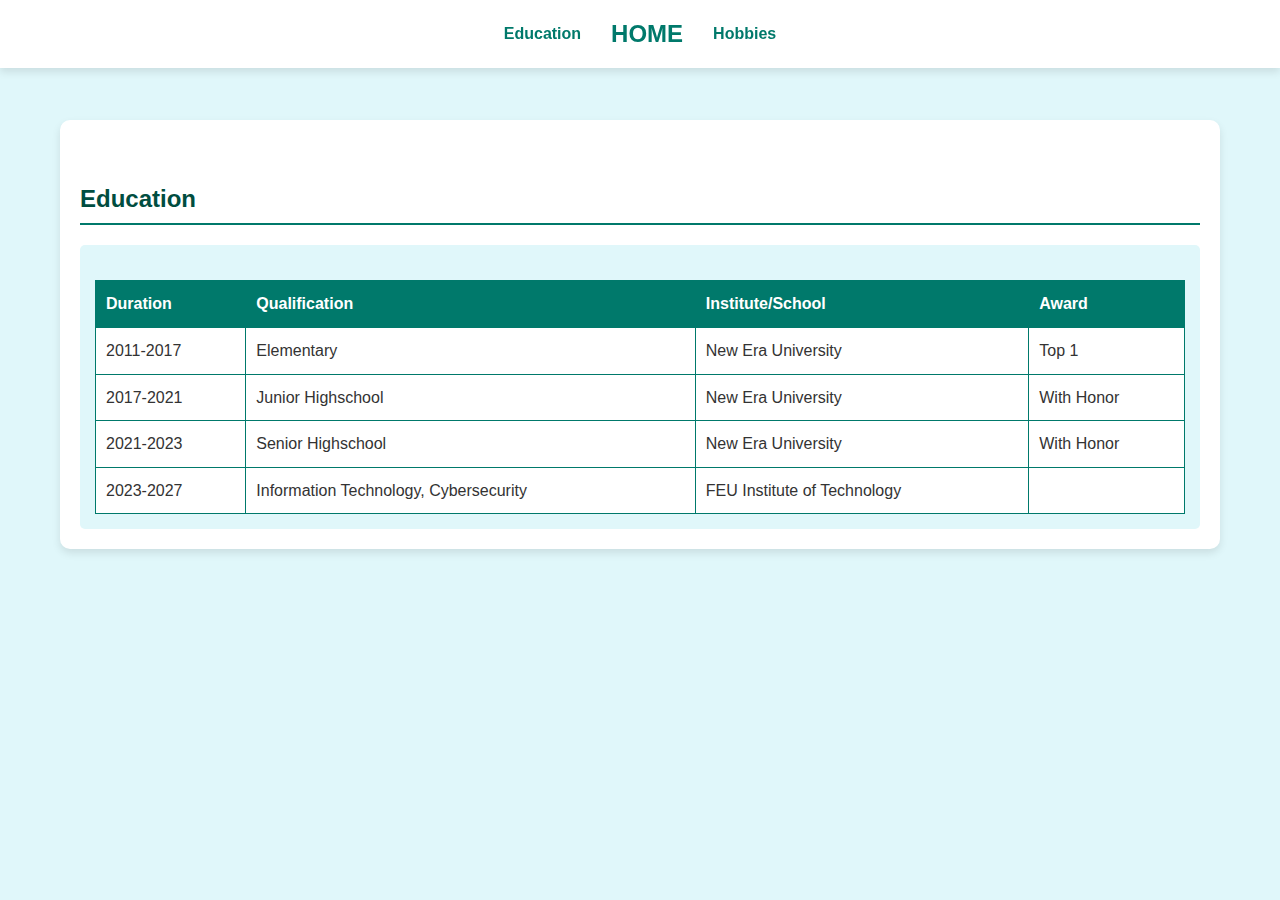
<file: pages/Education/index.html>
<!DOCTYPE html>
<html lang="en">
<head>
    <meta charset="UTF-8">
    <meta name="viewport" content="width=device-width, initial-scale=1.0">
    <title>Seatwork 2</title>
    <link rel="stylesheet" href="./assets/css/style.css">
</head>
<body>
    <header>
        <nav>
            <button onclick="window.location.href='/pages/Education/index.html'">
                <peduc>Education</peduc>
            </button>
            <button onclick="window.location.href='/index.html'"><h1>HOME</h1></button>
            <button onclick="window.location.href='/pages/Hobbies'">
                <phobbies>Hobbies</phobbies>
            </button>
        </nav>
    </header>
    <div class="container">

        
        <div class="content" role="main">
        
            
            <section id="Education">
                <h2 class="title">Education</h2>
                <div class="description">
                    <table>
                        <thead>
                            <tr>
                                <th>Duration</th>
                                <th>Qualification</th>
                                <th>Institute/School</th>
                                <th>Award</th>
                            </tr>
                        </thead>
                        <tbody>
                            <tr>
                                <td>2011-2017</td>
                                <td>Elementary</td>
                                <td>New Era University</td>
                                <td>Top 1</td>
                            </tr>
                            <tr>
                                <td>2017-2021</td>
                                <td>Junior Highschool</td>
                                <td>New Era University</td>
                                <td>With Honor</td>
                            <tr>
                                <td>2021-2023</td>
                                <td>Senior Highschool</td>
                                <td>New Era University</td>
                                <td>With Honor</td>
                            </tr>
                            <tr>
                                <td>2023-2027</td>
                                <td>Information Technology, Cybersecurity</td>
                                <td>FEU Institute of Technology</td>
                                <td></td>
                            </tr>
                        </tbody>
                    </table>
                </div>
            </section>


                </div>
            </section>

        </div>
    </div>
</body>
</html>
</file>
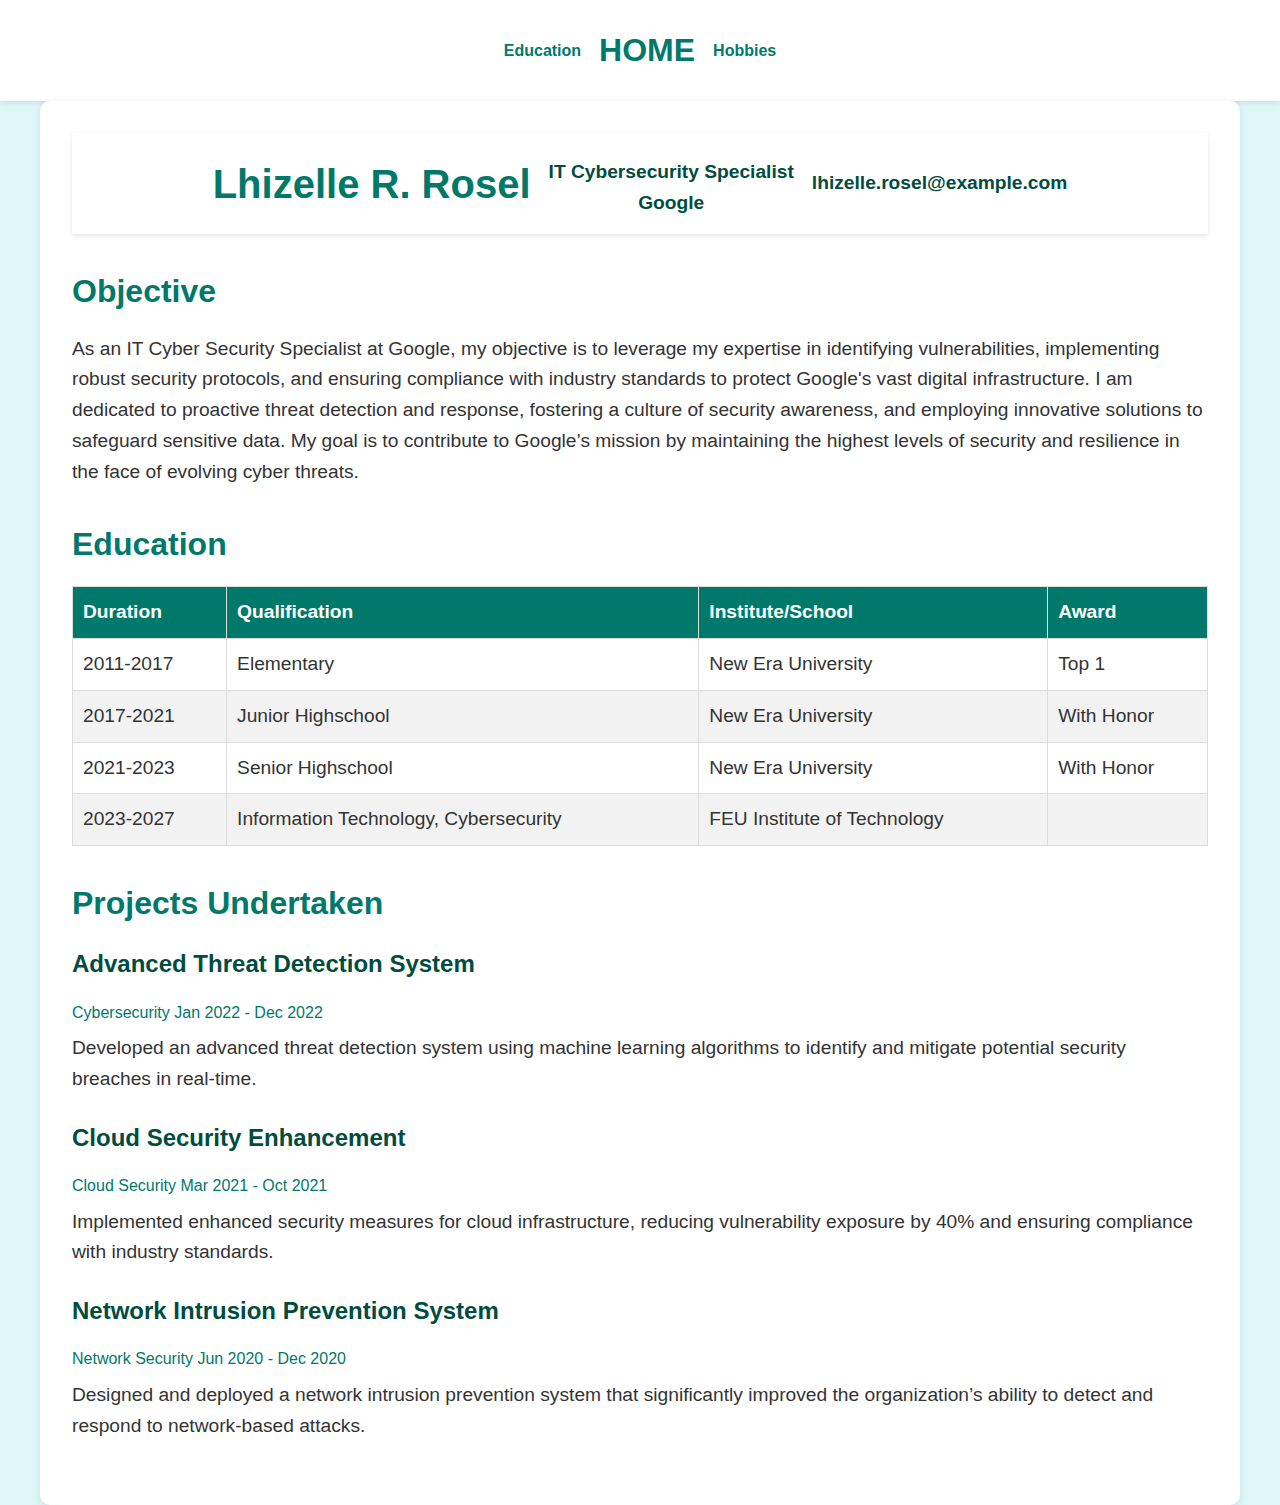
<file: pages/Résumé/index.html>
<!DOCTYPE html>
<html lang="en">
<head>
    <meta charset="UTF-8">
    <meta name="viewport" content="width=device-width, initial-scale=1.0">
    <title>Seatwork 2</title>
    <link rel="stylesheet" href="./assets/css/style.css">
</head>
<body>
    <header>
        <nav>
            <button onclick="window.location.href='/pages/Education/index.html'">
                <peduc>Education</peduc>
            </button>
            <button onclick="window.location.href='/index.html'"><h1>HOME</h1></button>
            <button onclick="window.location.href='/pages/Hobbies/index.html'">
                <phobbies>Hobbies</phobbies>
            </button>
        </nav>
    </header>
    <div class="container">
        <header>
            <h1 id="name">Lhizelle R. Rosel</h1>
            
            <div id="designation">
                <span class="title">IT Cybersecurity Specialist</span>
                <span class="organization">Google</span>
            </div>
            
            <div class="contact">
                <div class="email">lhizelle.rosel@example.com</div>
            </div>
            
        </header>
        
        <div class="content" role="main">
        
            <section id="objective">
                <h2 class="title">Objective</h2>
                <div class="description">
                    <p>
                        As an IT Cyber Security Specialist at Google, my objective is to leverage my expertise in identifying vulnerabilities, implementing robust security protocols, and ensuring compliance with industry standards to protect Google's vast digital infrastructure. I am dedicated to proactive threat detection and response, fostering a culture of security awareness, and employing innovative solutions to safeguard sensitive data. My goal is to contribute to Google’s mission by maintaining the highest levels of security and resilience in the face of evolving cyber threats.
                    </p>            
                </div>
            </section>
            
            <section id="Education">
                <h2 class="title">Education</h2>
                <div class="description">
                    <table>
                        <thead>
                            <tr>
                                <th>Duration</th>
                                <th>Qualification</th>
                                <th>Institute/School</th>
                                <th>Award</th>
                            </tr>
                        </thead>
                        <tbody>
                            <tr>
                                <td>2011-2017</td>
                                <td>Elementary</td>
                                <td>New Era University</td>
                                <td>Top 1</td>
                            </tr>
                            <tr>
                                <td>2017-2021</td>
                                <td>Junior Highschool</td>
                                <td>New Era University</td>
                                <td>With Honor</td>
                            <tr>
                                <td>2021-2023</td>
                                <td>Senior Highschool</td>
                                <td>New Era University</td>
                                <td>With Honor</td>
                            </tr>
                            <tr>
                                <td>2023-2027</td>
                                <td>Information Technology, Cybersecurity</td>
                                <td>FEU Institute of Technology</td>
                                <td></td>
                            </tr>
                        </tbody>
                    </table>
                </div>
            </section>
            <section id="projects">
                <h2 class="title">Projects Undertaken</h2>
                <div class="description">
                    
                    <!-- Project 1 -->
                    <section class="project">
                        <h3 class="title">Advanced Threat Detection System</h3>
                        <div class="meta">
                            <span class="field">Cybersecurity</span> <span class="date">Jan 2022 - Dec 2022</span>
                        </div>
                        <p class="description">Developed an advanced threat detection system using machine learning algorithms to identify and mitigate potential security breaches in real-time.</p>
                    </section>
                    
                    <!-- Project 2 -->
                    <section class="project">
                        <h3 class="title">Cloud Security Enhancement</h3>
                        <div class="meta">
                            <span class="field">Cloud Security</span> <span class="date">Mar 2021 - Oct 2021</span>
                        </div>
                        <p class="description">Implemented enhanced security measures for cloud infrastructure, reducing vulnerability exposure by 40% and ensuring compliance with industry standards.</p>
                    </section>
    
                    <!-- Project 3 -->
                    <section class="project">
                        <h3 class="title">Network Intrusion Prevention System</h3>
                        <div class="meta">
                            <span class="field">Network Security</span> <span class="date">Jun 2020 - Dec 2020</span>
                        </div>
                        <p class="description">Designed and deployed a network intrusion prevention system that significantly improved the organization’s ability to detect and respond to network-based attacks.</p>
                    </section>
                    
                </div>
            </section>  
    
            <!-- Additional sections such as Training, Skills, Achievements, etc. can be added here -->
            
        </div>
    </div>
</body>
</html>
</file>
<file: pages/Education/assets/css/style.css>
* {
    margin: 0;
    padding: 0;
    box-sizing: border-box;
    font-family: Arial, sans-serif;
}


body {
    background-color: #e0f7fa;
    color: #333;
    line-height: 1.6;
}

.container {
    max-width: 1200px;
    margin: 0 auto;
    padding: 20px;
}

header {
    background-color: #ffffff;
    box-shadow: 0 4px 8px rgba(0, 0, 0, 0.1);
    position: fixed;
    width: 100%;
    top: 0;
    z-index: 1000;
}

header nav {
    display: flex;
    justify-content: center;
    align-items: center;
    padding: 20px;
}

header nav button {
    background: none;
    border: none;
    font-size: 1rem;
    font-weight: bold;
    margin: 0 15px;
    color: #00796b;
    cursor: pointer;
    transition: color 0.3s ease;
}

header nav button:hover {
    color: #004d40;
}

header nav h1 {
    font-size: 1.5rem;
    color: #00796b;
}

.content {
    margin-top: 100px;
    padding: 20px;
    background-color: #ffffff;
    border-radius: 10px;
    box-shadow: 0 4px 8px rgba(0, 0, 0, 0.1);
}

#name {
    font-size: 2rem;
    color: #004d40;
}

#designation .title {
    font-size: 1.2rem;
    color: #00796b;
}

#designation .organization {
    font-size: 1rem;
    color: #004d40;
}

.contact .email {
    font-size: 1rem;
    color: #004d40;
    margin-top: 10px;
}

section {
    margin-top: 40px;
}

section .title {
    font-size: 1.5rem;
    color: #004d40;
    border-bottom: 2px solid #00796b;
    padding-bottom: 5px;
    margin-bottom: 20px;
}

section .description {
    font-size: 1rem;
    color: #333;
    background-color: #e0f7fa;
    padding: 15px;
    border-radius: 5px;
}

table {
    width: 100%;
    border-collapse: collapse;
    margin-top: 20px;
}

table th,
table td {
    border: 1px solid #00796b;
    padding: 10px;
    text-align: left;
}

table th {
    background-color: #00796b;
    color: #ffffff;
}

table td {
    background-color: #ffffff;
    color: #333;
}
</file>
<file: pages/Résumé/assets/css/style.css>
* {
    margin: 0;
    padding: 0;
    box-sizing: border-box;
}

body {
    font-family: Arial, sans-serif;
    line-height: 1.6;
    color: #333;
    background-color: #e0f7fa;
}

header {
    border: none;
    background: none;
    font-size: medium;
    font-weight: 600;
    color: #00796b;
    transition: color 0.3s ease-out;
    cursor: pointer;
    font-size: xx-large;
    display: flex;
    justify-content: center;
    align-items: center;
    gap: 18px;
    padding: 1rem;
}

header {
    width: 100%;
    background-color: #ffffff;
    z-index: 1000;
    box-shadow: 0 2px 5px rgba(0, 0, 0, 0.1);
}

header nav {
    display: flex;
    justify-content: center;
    align-items: center;
    gap: 18px;
    padding: 1rem;
}

header h1 {
    font-size: xx-large;
    color: #00796b;
}

header button {
    border: none;
    background: none;
    font-size: medium;
    font-weight: 600;
    color: #00796b;
    transition: color 0.3s ease-out;
    cursor: pointer;
}

header button:hover {
    color: #004d40;
}

section.hero {
    height: 100vh;
    display: flex;
    flex-direction: column;
    justify-content: center;
    align-items: center;
    position: relative;
    text-align: center;
    background: url('https://userstyles.org/style_screenshots/265380_after.jpeg?r=1715932880') no-repeat center center/cover;
    padding-top: 60px;
}

section.hero .content {
    z-index: 1;
    background: rgba(255, 255, 255, 0.8);
    padding: 2rem;
    border-radius: 10px;
    box-shadow: 0 2px 10px rgba(0, 0, 0, 0.1);
}

section.hero h3 {
    font-size: 1.5rem;
    margin-bottom: 0.5rem;
    color: #00796b;
}

section.hero h2 {
    font-size: 3rem;
    margin-bottom: 1rem;
    color: #004d40;
}

section.hero p {
    font-size: 1.2rem;
    margin-bottom: 1.5rem;
    color: #333;
}

section.hero button {
    padding: 8px 16px;
    border-radius: 5px;
    border: none;
    background-color: #00796b;
    color: #ffffff;
    cursor: pointer;
    transition: transform 0.3s ease-out, box-shadow 0.3s ease-out;
}

section.hero button:hover {
    transform: scale(1.1) translateY(-4px);
    box-shadow: rgba(0, 0, 0, 0.2) 0px 15px 10px -7px;
}

/* Additional styles for other sections */
.container {
    max-width: 1200px;
    margin: 0 auto;
    padding: 2rem;
    background-color: #ffffff;
    box-shadow: 0 2px 10px rgba(0, 0, 0, 0.1);
    border-radius: 10px;
}

.container header {
    text-align: center;
    margin-bottom: 2rem;
}

#name {
    font-size: 2.5rem;
    color: #00796b;
}

#designation {
    margin-top: 0.5rem;
}

#designation .title, #designation .organization, .contact .email {
    display: block;
    font-size: 1.2rem;
    color: #004d40;
}

section {
    margin-bottom: 2rem;
}

section .title {
    font-size: 2rem;
    color: #00796b;
    margin-bottom: 1rem;
}

.description {
    font-size: 1.2rem;
    color: #333;
}

table {
    width: 100%;
    border-collapse: collapse;
    margin-bottom: 2rem;
}

table th, table td {
    padding: 10px;
    border: 1px solid #ddd;
    text-align: left;
}

table th {
    background-color: #00796b;
    color: #ffffff;
}

table tr:nth-child(even) {
    background-color: #f2f2f2;
}

.project {
    margin-bottom: 1.5rem;
}

.project .title {
    font-size: 1.5rem;
    color: #004d40;
}

.project .meta {
    font-size: 1rem;
    color: #00796b;
    margin-bottom: 0.5rem;
}

.project .description {
    color: #333;
}
</file>
